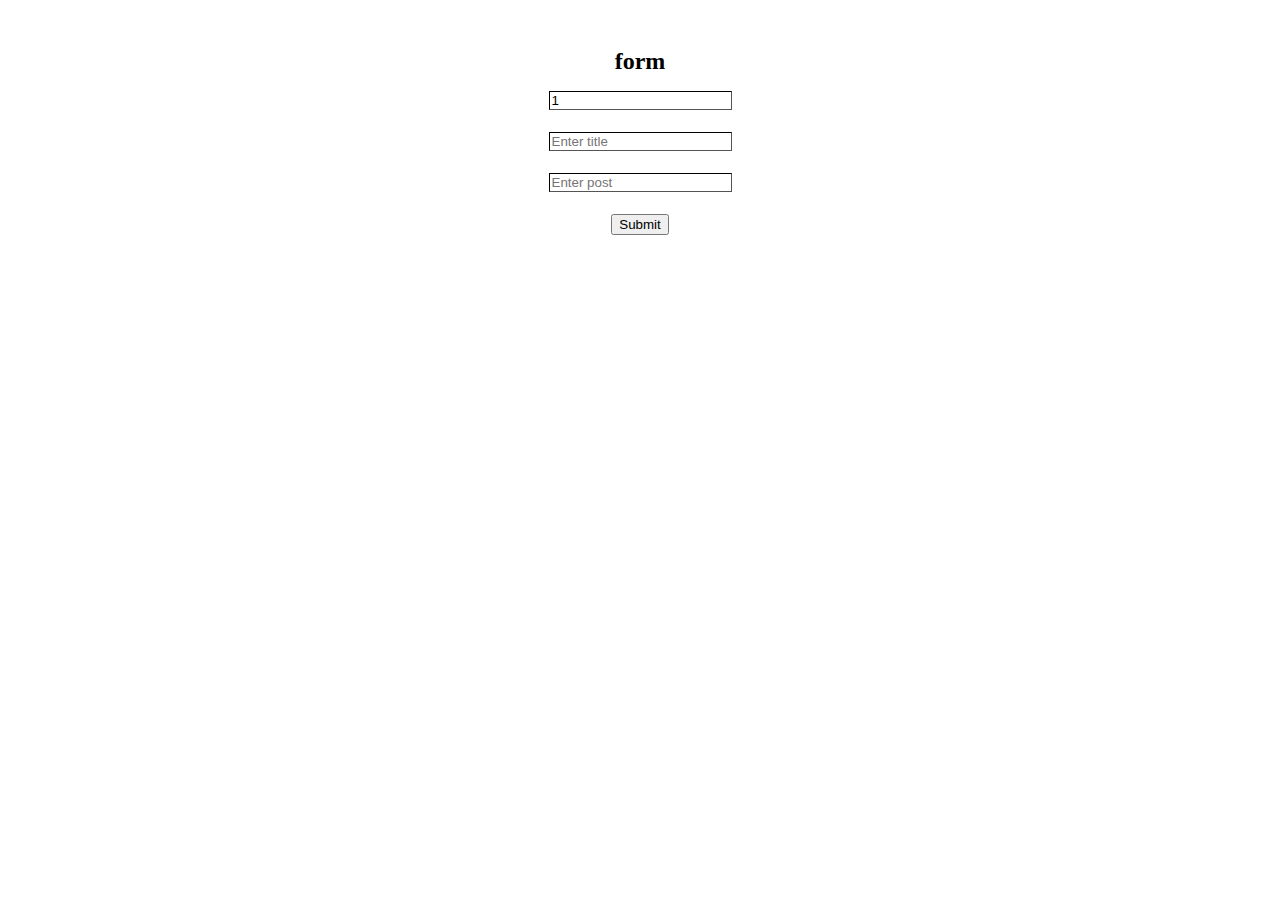
<file: hw_27/index.html>
<!DOCTYPE html>
<html lang="en">
<head>
  <link href="https://cdn.jsdelivr.net/npm/bootstrap@5.3.0/dist/css/bootstrap.min.css" rel="stylesheet" integrity="sha384-9ndCyUaIbzAi2FUVXJi0CjmCapSmO7SnpJef0486qhLnuZ2cdeRhO02iuK6FUUVM" crossorigin="anonymous">
  <meta charset="UTF-8">
  <title>Title</title>
  <script src="https://code.jquery.com/jquery-3.6.4.min.js"></script>
</head>
<body>
  <script src="script.js"></script>
  <script src="https://cdn.jsdelivr.net/npm/bootstrap@5.3.0/dist/js/bootstrap.bundle.min.js" integrity="sha384-geWF76RCwLtnZ8qwWowPQNguL3RmwHVBC9FhGdlKrxdiJJigb/j/68SIy3Te4Bkz" crossorigin="anonymous"></script>
</body>
</html>
</file>
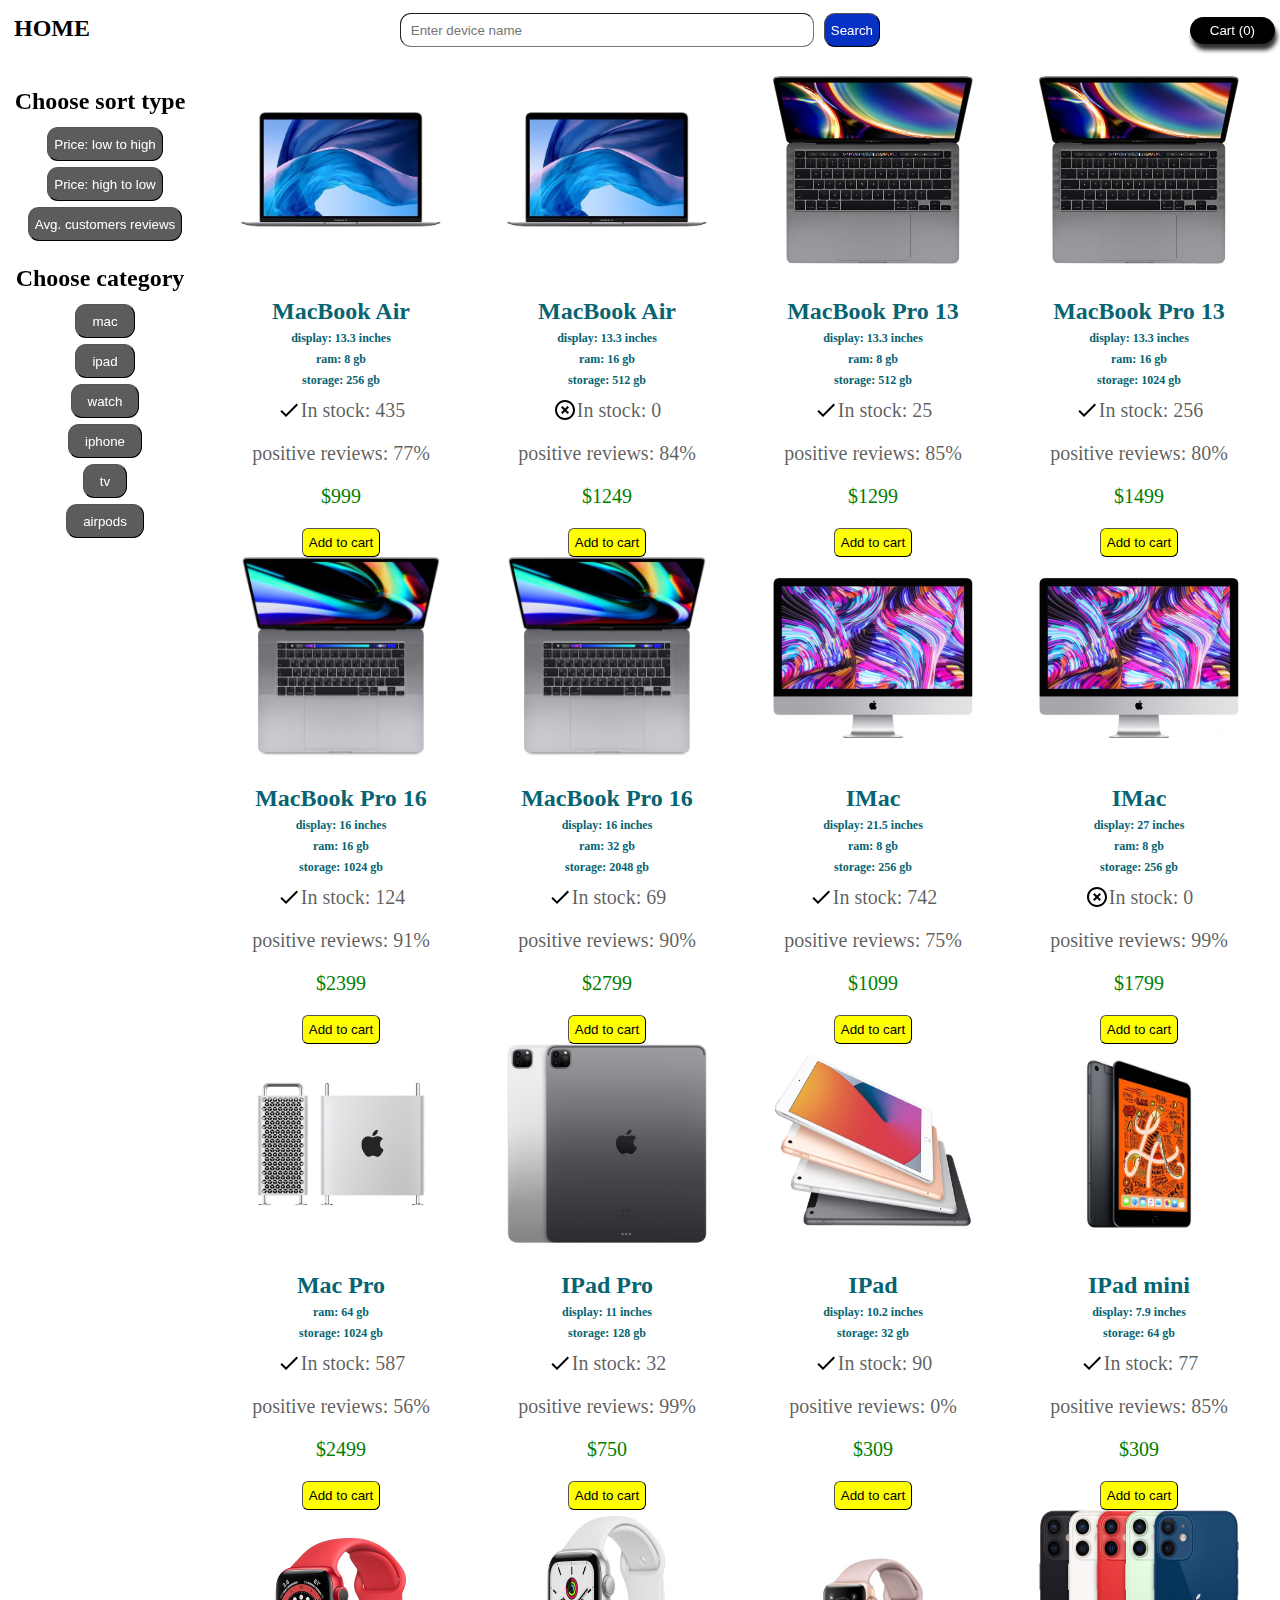
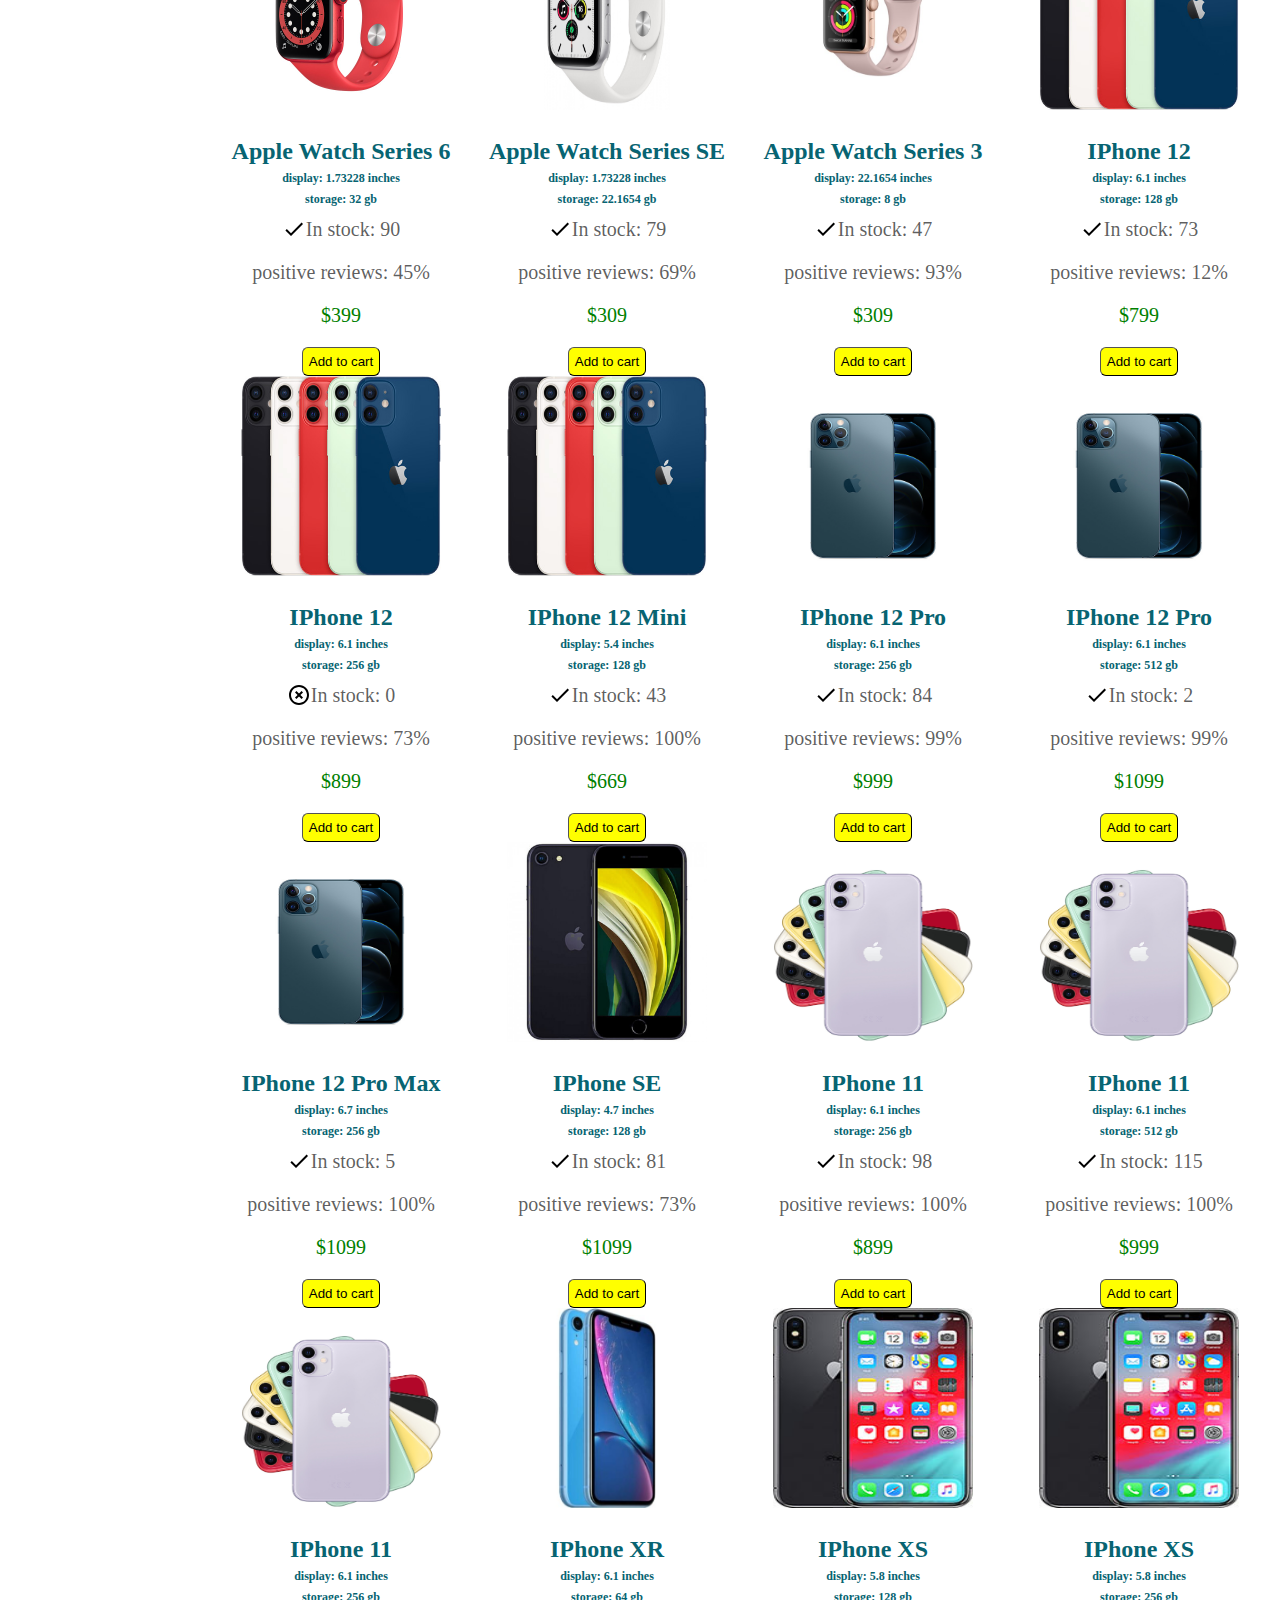
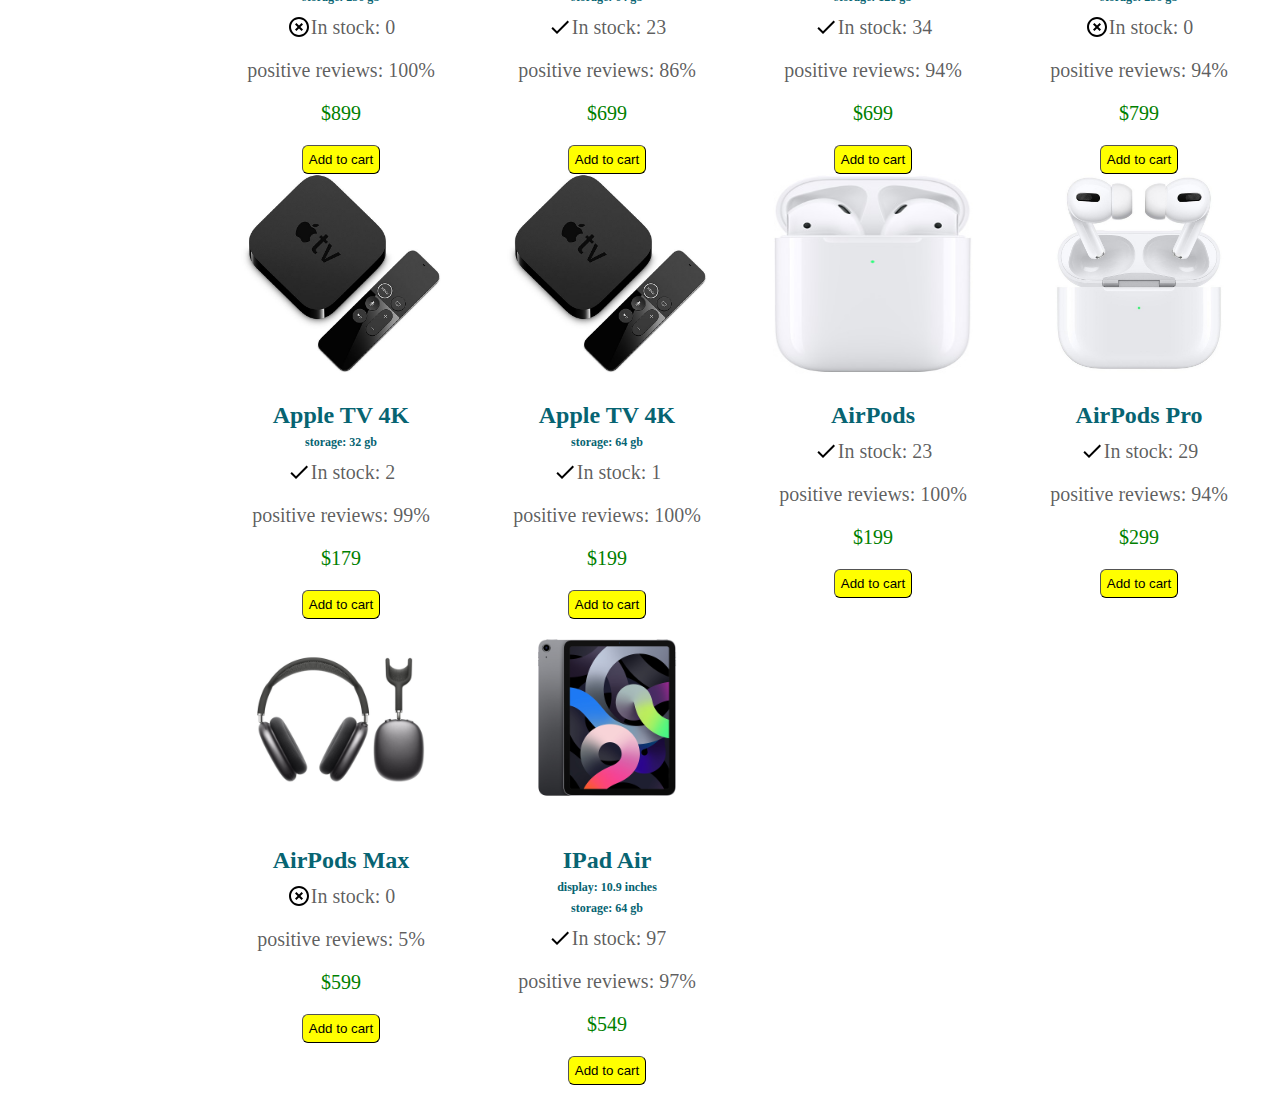
<file: hw_25/homework/index.html>
<!doctype html>
<html lang="en">
<head>
  <meta charset="UTF-8">
  <link rel="stylesheet" href="css/style.css">
  <title>MacOutlet</title>
<!--  <link href="https://cdn.jsdelivr.net/npm/bootstrap@5.3.0/dist/css/bootstrap.min.css" rel="stylesheet" integrity="sha384-9ndCyUaIbzAi2FUVXJi0CjmCapSmO7SnpJef0486qhLnuZ2cdeRhO02iuK6FUUVM" crossorigin="anonymous">-->
</head>
<body>
  <script src="js/items.js"></script>
<!--  <script src="https://cdn.jsdelivr.net/npm/bootstrap@5.3.0/dist/js/bootstrap.bundle.min.js" integrity="sha384-geWF76RCwLtnZ8qwWowPQNguL3RmwHVBC9FhGdlKrxdiJJigb/j/68SIy3Te4Bkz" crossorigin="anonymous"></script>-->
</body>
</html>
</file>
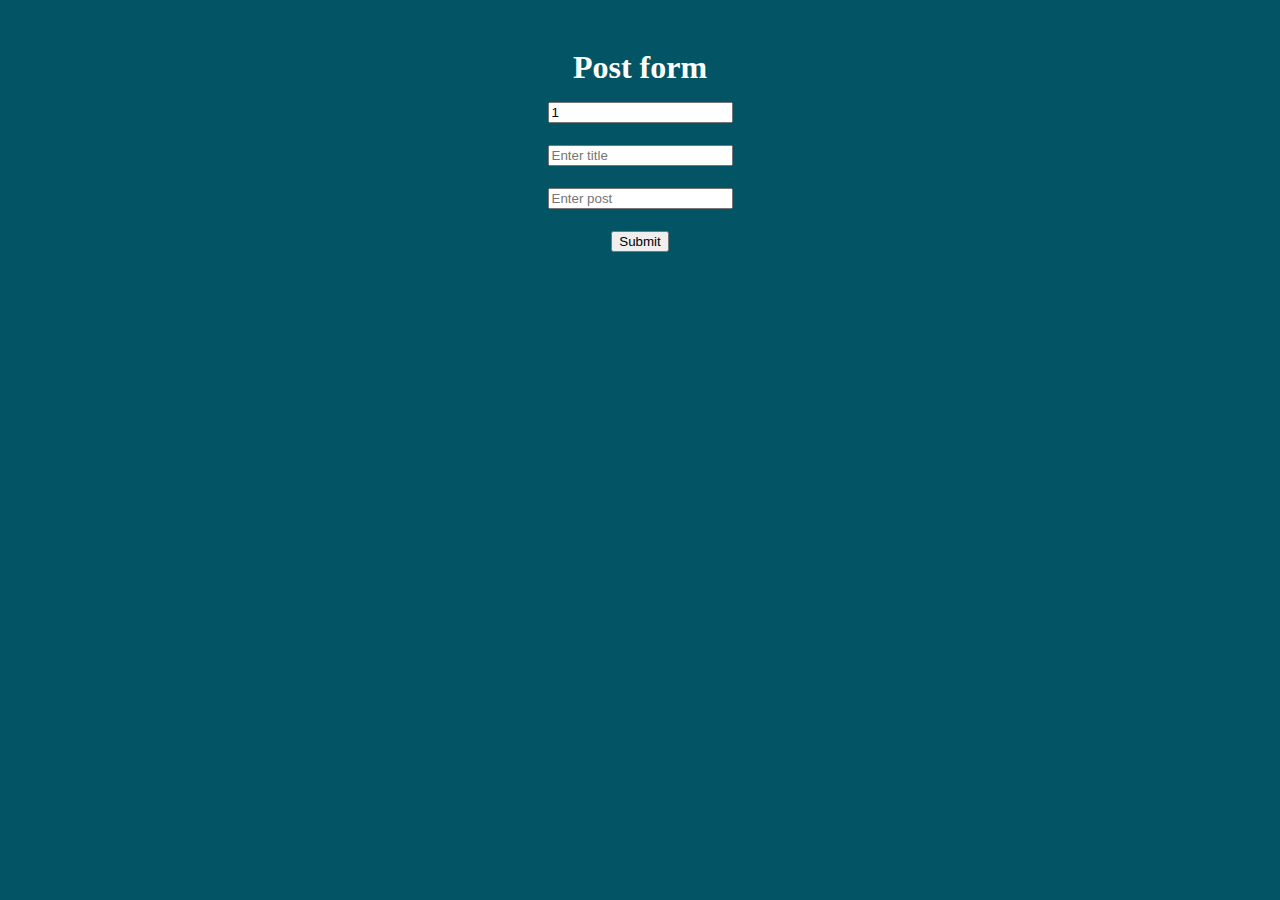
<file: hw_25/hw_inputs/index.html>
<!DOCTYPE html>
<html lang="en">
<head>
  <meta charset="UTF-8">
  <title>Post form</title>
  <link href="https://cdn.jsdelivr.net/npm/bootstrap@5.3.0/dist/css/bootstrap.min.css" rel="stylesheet" integrity="sha384-9ndCyUaIbzAi2FUVXJi0CjmCapSmO7SnpJef0486qhLnuZ2cdeRhO02iuK6FUUVM" crossorigin="anonymous">

</head>
<body>

</body>
<script src="https://cdn.jsdelivr.net/npm/bootstrap@5.3.0/dist/js/bootstrap.bundle.min.js" integrity="sha384-geWF76RCwLtnZ8qwWowPQNguL3RmwHVBC9FhGdlKrxdiJJigb/j/68SIy3Te4Bkz" crossorigin="anonymous"></script>
<script src="script.js"></script>
</html>
</file>
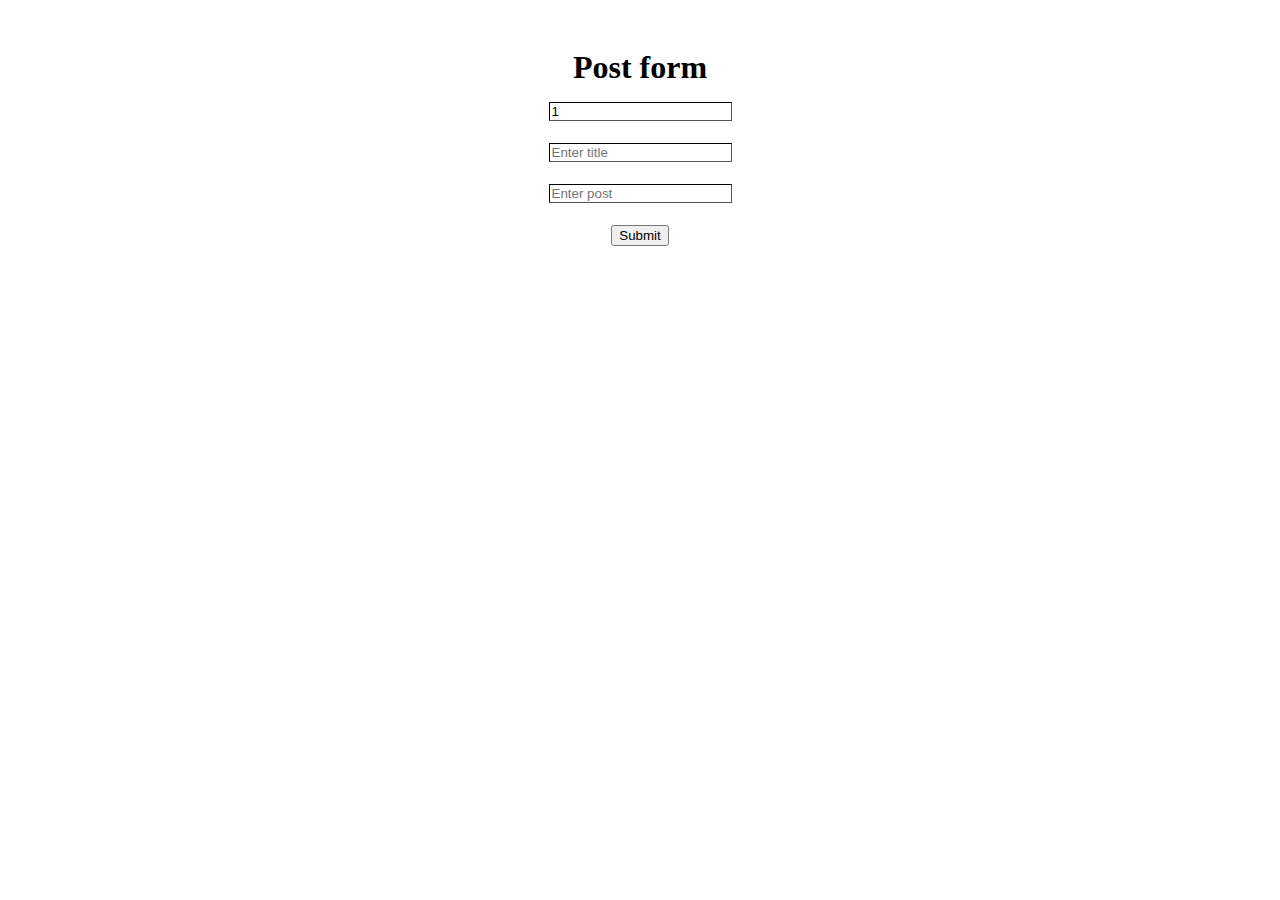
<file: hw_26/classwork/index.html>
<!DOCTYPE html>
<html lang="en">
<head>
  <link href="https://cdn.jsdelivr.net/npm/bootstrap@5.3.0/dist/css/bootstrap.min.css" rel="stylesheet" integrity="sha384-9ndCyUaIbzAi2FUVXJi0CjmCapSmO7SnpJef0486qhLnuZ2cdeRhO02iuK6FUUVM" crossorigin="anonymous">
  <meta charset="UTF-8">
  <title>Title</title>
</head>
<body>
  <script src="script_posts.js"></script>
  <script src="https://cdn.jsdelivr.net/npm/bootstrap@5.3.0/dist/js/bootstrap.bundle.min.js" integrity="sha384-geWF76RCwLtnZ8qwWowPQNguL3RmwHVBC9FhGdlKrxdiJJigb/j/68SIy3Te4Bkz" crossorigin="anonymous"></script>
</body>
</html>
</file>
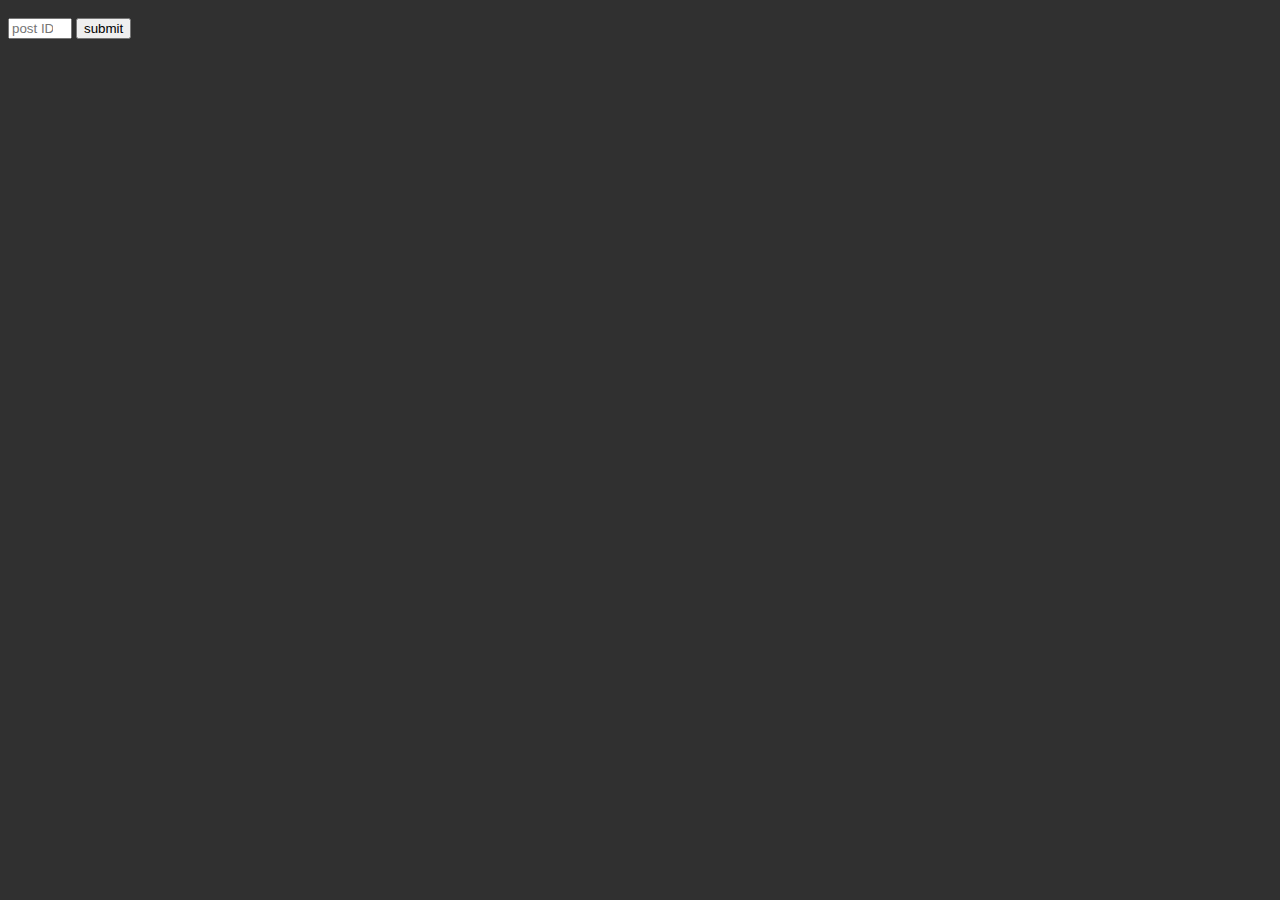
<file: hw_20/homework/get.html>
<!DOCTYPE html>
<html lang="en">
  <head>
    <meta charset="UTF-8">
    <title>get practice</title>
    <link href="https://cdn.jsdelivr.net/npm/bootstrap@5.3.0/dist/css/bootstrap.min.css" rel="stylesheet" integrity="sha384-9ndCyUaIbzAi2FUVXJi0CjmCapSmO7SnpJef0486qhLnuZ2cdeRhO02iuK6FUUVM" crossorigin="anonymous">
  </head>

  <body style="background-color: rgba(0,0,0,0.81)">

  <div class="input-group mb-3 grid text-center" style="justify-content: center">
    <form action="https://jsonplaceholder.typicode.com/comments" method="get">
      <input class="form-control" type="number" placeholder="post ID" name="postId" min="1" max="100" required style="margin: 10px 0">
      <button class="btn btn btn-primary btn-sm" type="submit">submit</button>
    </form>
  </div>

  <script src="https://cdn.jsdelivr.net/npm/bootstrap@5.3.0/dist/js/bootstrap.bundle.min.js" integrity="sha384-geWF76RCwLtnZ8qwWowPQNguL3RmwHVBC9FhGdlKrxdiJJigb/j/68SIy3Te4Bkz" crossorigin="anonymous"></script>
  </body>
</html>
</file>
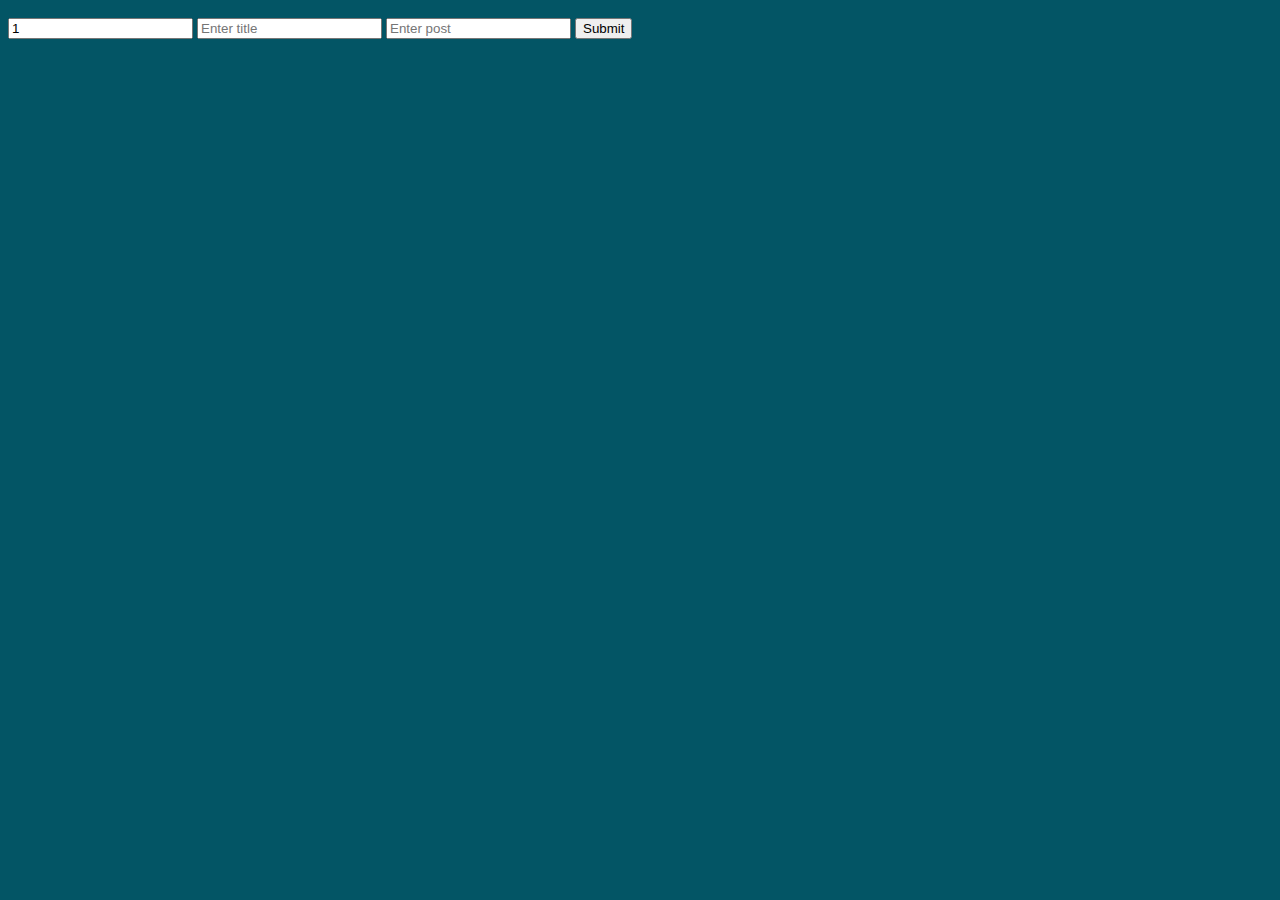
<file: hw_20/homework/post.html>
<!DOCTYPE html>
<html lang="en">
  <head>
    <meta charset="UTF-8">
    <title>Post practice</title>
    <link href="https://cdn.jsdelivr.net/npm/bootstrap@5.3.0/dist/css/bootstrap.min.css" rel="stylesheet" integrity="sha384-9ndCyUaIbzAi2FUVXJi0CjmCapSmO7SnpJef0486qhLnuZ2cdeRhO02iuK6FUUVM" crossorigin="anonymous">

  </head>

  <body style="background-color: #035565;">
  <div class="input-group mb-3 grid text-center" style="justify-content: center;">
    <form action="https://jsonplaceholder.typicode.com/posts" method="post">
      <input class="form-control input-number" type="userId" id="1" name="userId" value="1" readonly style="margin-top: 10px">
      <input class="form-control input-text" type="text" id="2" name="title" placeholder="Enter title" minlength="3" maxlength="255" required style="margin-top: 10px">
      <input class="form-control input-text" type="text" id="3" name="post" placeholder="Enter post" minlength="3" maxlength="255" required style="margin-top: 10px">
      <button class="btn btn btn-secondary btn-sm" type="submit" style="margin-top: 10px">Submit</button>
    </form>
  </div>


  <script src="https://cdn.jsdelivr.net/npm/bootstrap@5.3.0/dist/js/bootstrap.bundle.min.js" integrity="sha384-geWF76RCwLtnZ8qwWowPQNguL3RmwHVBC9FhGdlKrxdiJJigb/j/68SIy3Te4Bkz" crossorigin="anonymous"></script>
  </body>
</html>
</file>
<file: hw_25/homework/css/style.css>
.header {
  display: flex;
  height: 60px;
  justify-content: space-between;
  flex-direction: row;
  position: fixed;
  left: 5px;
  right: 5px;
  top: 0;
  background-color: white;
  align-items: center;
}
.cart-div {
  right: 0;
  bottom: 0;
  font-size: x-large;
  margin-top: 120px;
  text-align: center;
}
.sidebar {
  position: fixed;
  top: 64px;
  bottom: 0;
  left: 0;
  width: 200px;
}
.home {
  color: black;
  font-weight: bold;
  margin-left: 9px;
  font-size: 24px;
  height: 30px;
  text-decoration: none;
}
.home:hover {
  color: rgba(0, 0, 0, 0.72);
  text-decoration: underline;
  text-decoration-color: rgba(0, 0, 0, 0.72);
  cursor: pointer;
}
.home:active {
  color: black;
  text-decoration: none;
}
.input {
  border-radius: 11px;
  border-width: 1px;
  width: 400px;
  height: 30px;
  padding-left: 10px;
}
.search {
  border-radius: 11px;
  border-width: 1px;
  height: 34px;
  margin-left: 10px;
  cursor: pointer;
  background-color: rgb(7, 49, 194);
  color: white;
  transition: 0.2s;
}
.search:active {
  color: rgb(7, 49, 194);
  background-color: white;
  border: none;
}
.cart {
  background-color: black;
  color: white;
  border: 0;
  padding: 6px 20px 6px 20px;
  border-radius: 20px;
  cursor: pointer;
  box-shadow: 2px 6px 4px rgba(0, 0, 0, 0.81);
  transition: 100ms;
}
.cart:hover {
  background-color: rgba(0, 0, 0, 0.78);
  color: white;
}
.cart:active {
  background-color: black;
  margin-left: 2px;
  margin-top: 6px;
  box-shadow: 0 0 0;
}
.grid {
  display: grid;
  margin-top: 70px;
  margin-left: 200px;
  grid-template-columns: 1fr 1fr 1fr 1fr;
}
@media (max-width: 619px){
  .grid {
    grid-template-columns: 1fr;
  }
}
@media (min-width: 620px) and (max-width: 950px){
  .grid {
    grid-template-columns: 1fr 1fr;
  }
}
@media (min-width: 951px) and (max-width: 1250px) {
  .grid {
    grid-template-columns: 1fr 1fr 1fr;
  }
}
@media (min-width: 1251px) and (max-width: 1600px) {
  .grid {
    grid-template-columns: 1fr 1fr 1fr 1fr;
  }
}
@media (min-width: 1601px) and (max-width: 1899px) {
  .grid {
    grid-template-columns: 1fr 1fr 1fr 1fr 1fr;
  }
}
@media (min-width: 1900px) and (max-width: 2199px) {
  .grid {
    grid-template-columns: 1fr 1fr 1fr 1fr 1fr 1fr;
  }
}
@media (min-width: 2200px) and (max-width: 2499px) {
  .grid {
    grid-template-columns: 1fr 1fr 1fr 1fr 1fr 1fr 1fr;
  }
}
@media (min-width: 2500px){
  .grid {
    grid-template-columns: 1fr 1fr 1fr 1fr 1fr 1fr 1fr 1fr;
  }
}
.div-device-image{
  text-align: center;
}
.addition-info,
.div-device-name {
  text-align: center;
  color: rgba(0, 0, 0, 0.64);
}
.device-image {
  width: 200px;
  height: 200px;
  cursor: pointer;
}
.div-device-name {
  font-size: 24px;
  font-weight: bold;
  color: #076472;
}
.device-name {
  margin-top: 24px;
  margin-bottom: 0;
}
.settings {
  margin-top: 6px;
  margin-bottom: 0;
  font-size: 12px;
}
.addition-info {
  font-size: 20px;
}
.device-price {
  color: green;
}
.in-stock-info {
  display: flex;
  align-items: center;
  justify-content: center;
  margin-top: 10px;
}

.sort-btns {
  text-align: center;
}

.low-to-high-button,
.high-to-low-button,
.review-button {
  border-radius: 11px;
  border-width: 1px;
  height: 34px;
  margin-left: 10px;
  cursor: pointer;
  margin-top: 6px;
  background-color: rgba(0, 0, 0, 0.64);
  color: white;
}
.display-chosen-type-only {
  justify-content: center;
  display: grid;
  text-align: center;
}
.display-button {
  border-radius: 11px;
  border-width: 1px;
  height: 34px;
  margin-left: 10px;
  cursor: pointer;
  margin-top: 6px;
  background-color: rgba(0, 0, 0, 0.64);
  color: white;
  padding: 2px 16px 2px 16px;
}
.add-to-cart-btn {
  background-color: yellow;
  color: rgba(0, 0, 0);
  padding: 6px;
  border-width: 1px;
  border-color: black;
  border-radius: 6px;
  bottom: 6px;
  cursor: pointer;
  transition: 0.2s;
}
.add-to-cart-btn:hover {
  background-color: rgba(255, 255, 0, 0.64);
}
.add-to-cart-btn:active {
  background-color: black;
  color: yellow;
}
</file>
